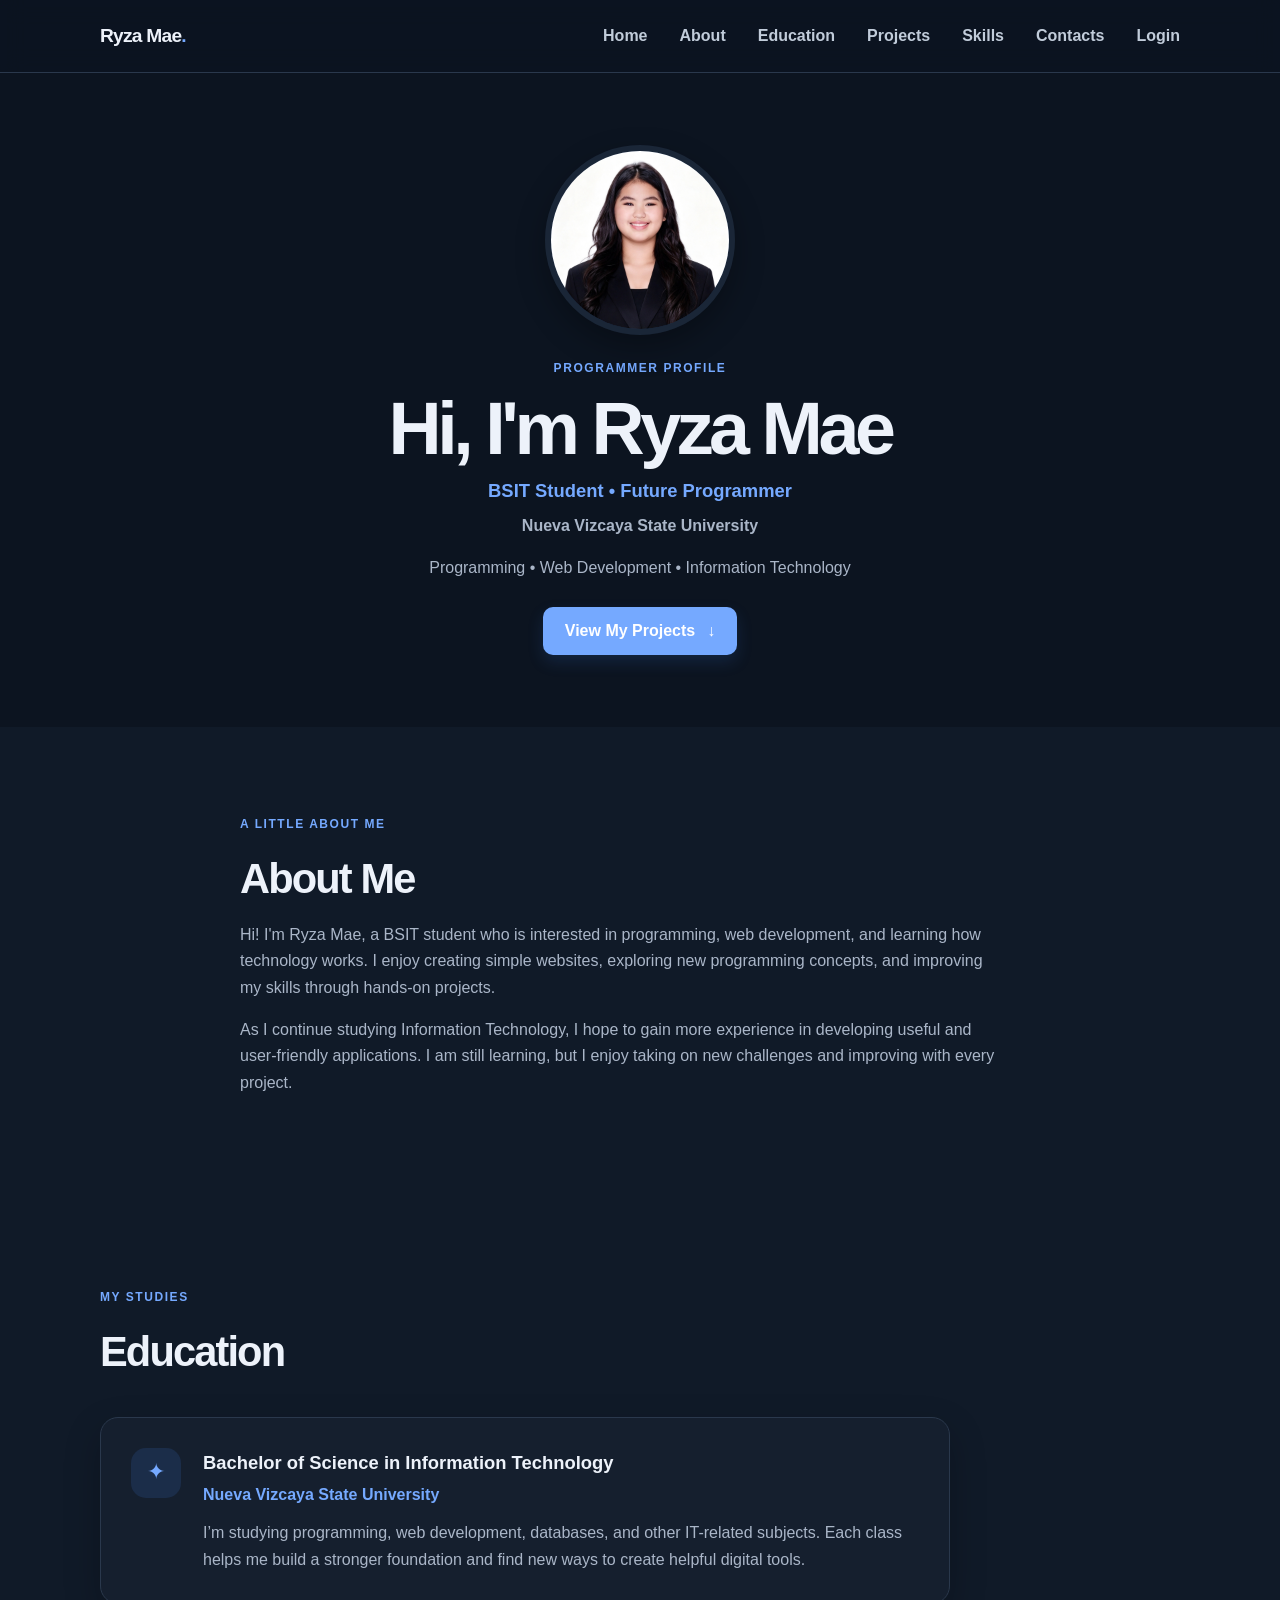
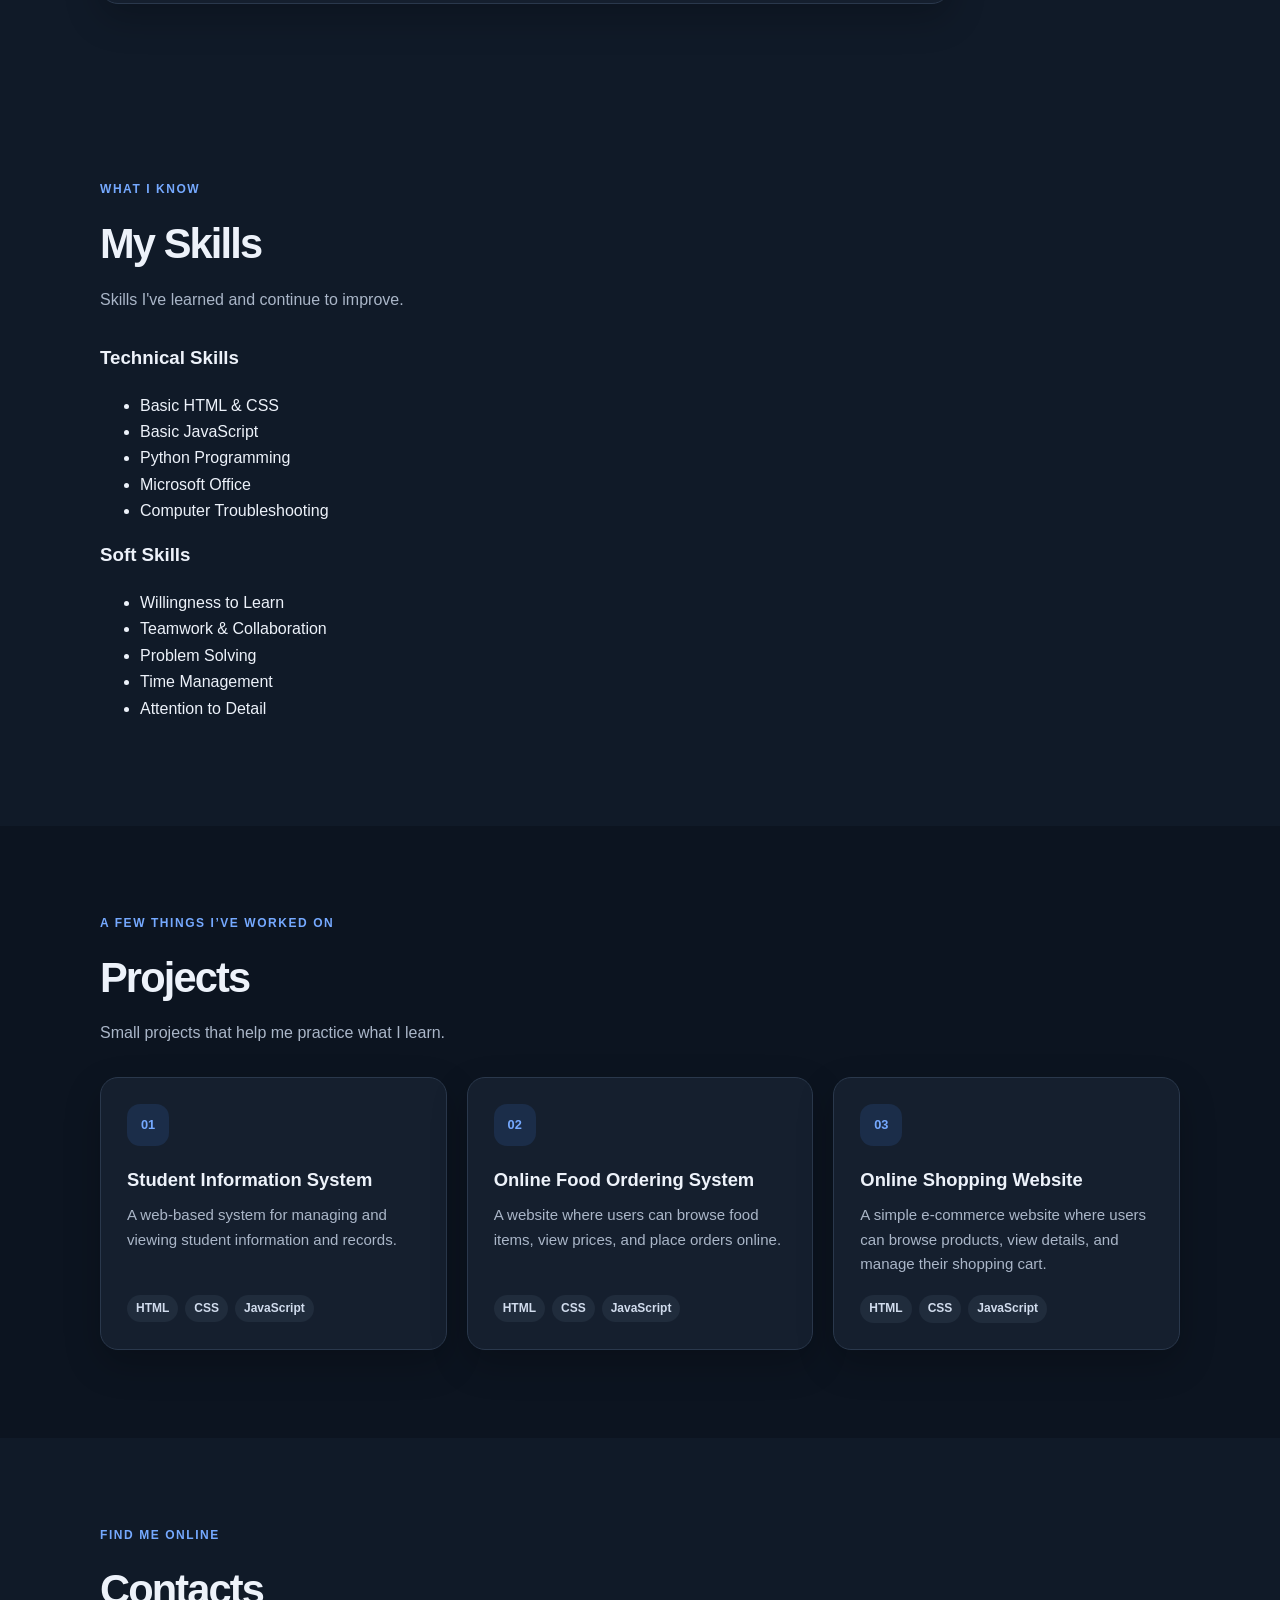
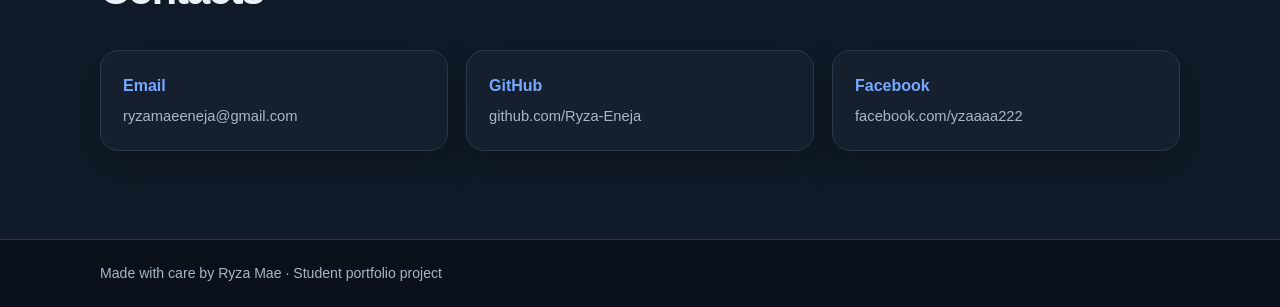
<file: index.html>
<!DOCTYPE html>
<html lang="en">
<head>
  <meta charset="UTF-8">
  <meta name="viewport" content="width=device-width, initial-scale=1.0">
  <meta name="description" content="Ryza Mae's student programmer profile and portfolio.">
  <title>Ryza Mae | Programmer Portfolio</title>
  <link rel="stylesheet" href="style.css">
  <script src="script.js" defer></script>
</head>
<body>
  <header class="site-header">
    <nav class="nav container" aria-label="Main navigation">
      <a class="brand" href="index.html">Ryza Mae<span>.</span></a>
      <button class="menu-toggle" type="button" aria-expanded="false" aria-controls="primary-menu" aria-label="Toggle navigation">☰</button>
      <ul class="nav-links" id="primary-menu">
        <li><a href="#home">Home</a></li>
        <li><a href="#about">About</a></li>
        <li><a href="#education">Education</a></li>
        <li><a href="#projects">Projects</a></li>
        <li><a href="#skills">Skills</a></li>
        <li><a href="#contacts">Contacts</a></li>
        <li><a href="login.html">Login</a></li>
      </ul>
    </nav>
  </header>

  <main>
    <section class="hero section container" id="home">
      <div class="profile-photo">
        <!-- Add your own photo at assets/profile.jpg when it is ready. -->
        <img id="profile-image" src="profile.jpg" alt="Portrait of Ryza Mae">
        <span class="profile-placeholder" aria-hidden="true">RM</span>
      </div>
      <div class="hero-copy">
        <p class="eyebrow">Programmer Profile</p>
        <h1>Hi, I'm Ryza Mae</h1>
        <p class="role">BSIT Student <span aria-hidden="true">•</span> Future Programmer</p>
        <p class="subtitle">Nueva Vizcaya State University</p>
        <p class="intro">Programming <span aria-hidden="true">•</span> Web Development <span aria-hidden="true">•</span> Information Technology</p>
        <a class="button" href="#projects">View My Projects <span aria-hidden="true">↓</span></a>
      </div>
    </section>

    <section class="section section-muted" id="about">
      <div class="container about-content">
        <p class="eyebrow">A little about me</p>
        <h2 class="section-title">About Me</h2>
        <p>Hi! I'm Ryza Mae, a BSIT student who is interested in programming, web development, and learning how technology works. I enjoy creating simple websites, exploring new programming concepts, and improving my skills through hands-on projects.</p>
        <p>As I continue studying Information Technology, I hope to gain more experience in developing useful and user-friendly applications. I am still learning, but I enjoy taking on new challenges and improving with every project.</p>
      </div>
    </section>

    <section class="section section-muted" id="education">
      <div class="container">
        <p class="eyebrow">My studies</p>
        <h2 class="section-title">Education</h2>
        <article class="education-card">
          <div class="education-icon" aria-hidden="true">✦</div>
          <div>
            <h3>Bachelor of Science in Information Technology</h3>
            <p class="school">Nueva Vizcaya State University</p>
            <p>I’m studying programming, web development, databases, and other IT-related subjects. Each class helps me build a stronger foundation and find new ways to create helpful digital tools.</p>
          </div>
        </article>
      </div>
    </section>
    
<section id="skills" class="section section-muted">
  <div class="container">
    <p class="eyebrow">What I Know</p>
    <h2 class="section-title">My Skills</h2>
    <p class="section-lead">Skills I've learned and continue to improve.</p>

    <h3>Technical Skills</h3>
    <ul>
      <li>Basic HTML &amp; CSS</li>
      <li>Basic JavaScript</li>
      <li>Python Programming</li>
      <li>Microsoft Office</li>
      <li>Computer Troubleshooting</li>
    </ul>

    <h3>Soft Skills</h3>
    <ul>
      <li>Willingness to Learn</li>
      <li>Teamwork &amp; Collaboration</li>
      <li>Problem Solving</li>
      <li>Time Management</li>
      <li>Attention to Detail</li>
    </ul>
  </div>
</section>
    
    <section class="section container" id="projects">
      <p class="eyebrow">A few things I’ve worked on</p>
      <h2 class="section-title">Projects</h2>
      <p class="section-lead">Small projects that help me practice what I learn.</p>
      <div class="project-grid">
        <article class="project-card">
          <div class="project-number">01</div>
          <h3>Student Information System</h3>
          <p>A web-based system for managing and viewing student information and records.</p>
          <div class="tags" aria-label="Technology stack"><span>HTML</span><span>CSS</span><span>JavaScript</span></div>
        </article>
        <article class="project-card">
          <div class="project-number">02</div>
          <h3>Online Food Ordering System</h3>
          <p>A website where users can browse food items, view prices, and place orders online.</p>
          <div class="tags" aria-label="Technology stack"><span>HTML</span><span>CSS</span><span>JavaScript</span></div>
        </article>
        <article class="project-card">
          <div class="project-number">03</div>
          <h3>Online Shopping Website</h3>
          <p>A simple e-commerce website where users can browse products, view details, and manage their shopping cart.</p>
          <div class="tags" aria-label="Technology stack"><span>HTML</span><span>CSS</span><span>JavaScript</span></div>
        </article>
      </div>
    </section>

    <section class="section section-muted" id="contacts">
    <div class="container">
      <p class="eyebrow">Find me online</p>
      <h2 class="section-title">Contacts</h2>
      <div class="contact-grid">
        <a class="contact-card" href="mailto:ryzamaeeneja@gmail.com">
          <span class="contact-label">Email</span>
          <span class="contact-value">ryzamaeeneja@gmail.com</span>
        </a>
        <a class="contact-card" href="https://github.com/Ryza-Eneja" target="_blank" rel="noopener noreferrer">
          <span class="contact-label">GitHub</span>
          <span class="contact-value">github.com/Ryza-Eneja</span>
        </a>
        <a class="contact-card" href="https://www.facebook.com/yzaaaa222" target="_blank" rel="noopener noreferrer">
          <span class="contact-label">Facebook</span>
          <span class="contact-value">facebook.com/yzaaaa222</span>
        </a>
      </div>
    </div>
    </section>
  </main>

  <footer class="site-footer"><div class="container"><p>Made with care by Ryza Mae <span aria-hidden="true">·</span> Student portfolio project</p></div></footer>
</body>
</html>
</file>
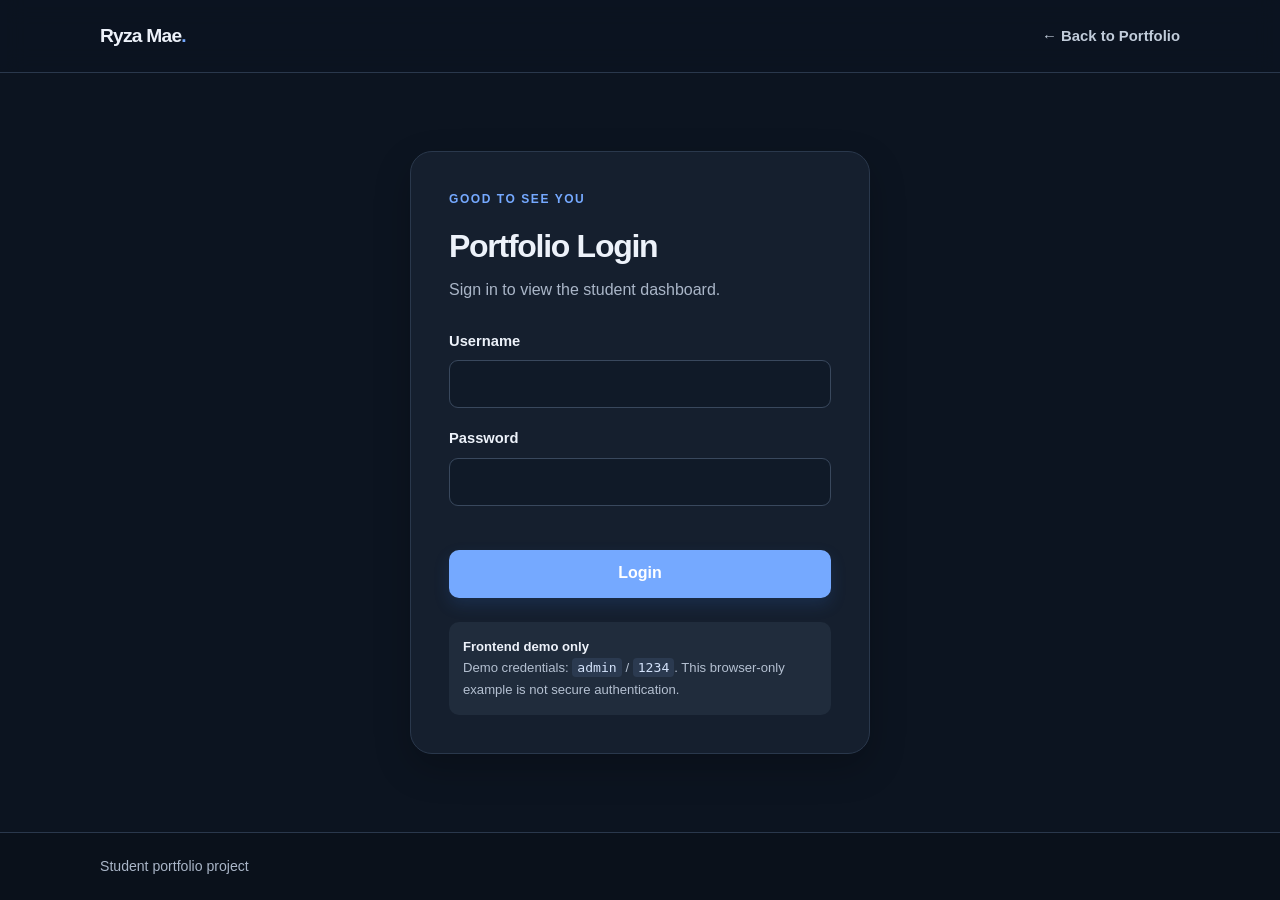
<file: dashboard.html>
<!DOCTYPE html>
<html lang="en">
<head>
  <meta charset="UTF-8">
  <meta name="viewport" content="width=device-width, initial-scale=1.0">
  <meta name="description" content="Ryza Mae's student programmer dashboard.">
  <title>Dashboard | Ryza Mae Portfolio</title>
  <link rel="stylesheet" href="style.css">
  <script src="script.js" defer></script>
</head>
<body data-page="dashboard">
  <header class="site-header">
    <nav class="nav container" aria-label="Dashboard navigation">
      <a class="brand" href="index.html">Ryza Mae<span>.</span></a>
      <div class="dashboard-nav"><span class="signed-in-label">Student dashboard</span><button class="button button-small" id="logout-button" type="button">Log out</button></div>
    </nav>
  </header>
  <main class="container dashboard-main">
    <section class="dashboard-welcome">
      <p class="eyebrow">Your portfolio at a glance</p>
      <h1 id="welcome-message">Welcome!</h1>
      <p>Here’s a quick summary of Ryza Mae’s programmer profile.</p>
    </section>
    <div class="dashboard-grid">
      <section class="summary-card">
        <p class="eyebrow">Profile</p><h2>Future Programmer</h2>
        <p>Ryza Mae is a Bachelor of Science in Information Technology student interested in programming and web development.</p>
      </section>
      <section class="summary-card">
        <p class="eyebrow">Education</p><h2>BS in Information Technology</h2>
        <p>Nueva Vizcaya State University</p>
      </section>
      <section class="summary-card">
        <p class="eyebrow">Projects</p><h2>3 portfolio projects</h2>
        <p>Student Information System, Personal Portfolio Website, and To-Do List Application.</p>
        <a class="text-link" href="index.html#projects">View projects →</a>
      </section>
    </div>
  </main>
  <footer class="site-footer"><div class="container"><p>Student portfolio project</p></div></footer>
</body>
</html>
</file>
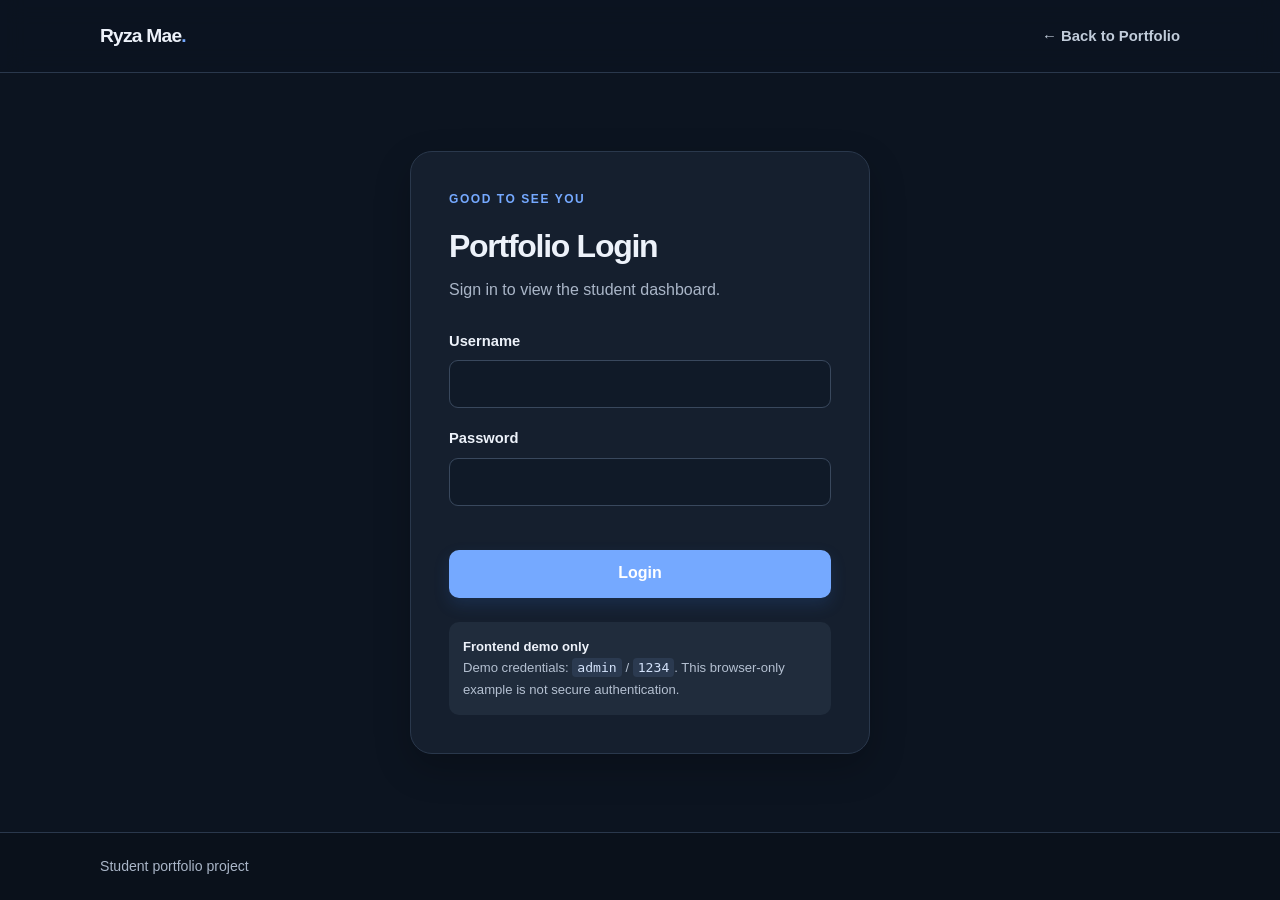
<file: login.html>
<!DOCTYPE html>
<html lang="en">
<head>
  <meta charset="UTF-8">
  <meta name="viewport" content="width=device-width, initial-scale=1.0">
  <meta name="description" content="Demo login for Ryza Mae's programmer portfolio dashboard.">
  <title>Login | Ryza Mae Portfolio</title>
  <link rel="stylesheet" href="style.css">
  <script src="script.js" defer></script>
</head>
<body class="auth-page">
  <header class="site-header"><nav class="nav container" aria-label="Main navigation"><a class="brand" href="index.html">Ryza Mae<span>.</span></a><a class="back-link" href="index.html">← Back to Portfolio</a></nav></header>
  <main class="auth-main container">
    <section class="auth-card" aria-labelledby="login-title">
      <p class="eyebrow">Good to see you</p>
      <h1 id="login-title">Portfolio Login</h1>
      <p class="auth-intro">Sign in to view the student dashboard.</p>
      <form id="login-form" novalidate>
        <label for="username">Username</label>
        <input id="username" name="username" type="text" autocomplete="username" required>
        <label for="password">Password</label>
        <input id="password" name="password" type="password" autocomplete="current-password" required>
        <p id="login-message" class="form-message" role="alert" aria-live="polite"></p>
        <button class="button button-full" type="submit">Login</button>
      </form>
      <aside class="demo-note"><strong>Frontend demo only</strong><br>Demo credentials: <code>admin</code> / <code>1234</code>. This browser-only example is not secure authentication.</aside>
    </section>
  </main>
  <footer class="site-footer"><div class="container"><p>Student portfolio project</p></div></footer>
</body>
</html>
</file>
<file: style.css>
/* Shared colors, spacing, and type choices keep the pages consistent. */
:root {
  --blue: #75a9ff;
  --blue-dark: #4e88e7;
  --blue-soft: #1b2d49;
  --ink: #edf2fa;
  --muted: #aab6c8;
  --line: #2a384c;
  --surface: #151f2e;
  --background: #0c1420;
  --radius: 18px;
  --shadow: 0 14px 36px rgba(0, 0, 0, .22);
}
* { box-sizing: border-box; }
html { scroll-behavior: smooth; scroll-padding-top: 88px; }
body { margin: 0; color: var(--ink); background: var(--background); font-family: "Segoe UI", Arial, sans-serif; font-size: 16px; line-height: 1.65; }
a { color: inherit; }
.container { width: min(1080px, calc(100% - 40px)); margin-inline: auto; }
.site-header { position: sticky; top: 0; z-index: 5; background: rgba(12,20,32,.94); border-bottom: 1px solid var(--line); backdrop-filter: blur(12px); }
.nav { min-height: 72px; display: flex; align-items: center; justify-content: space-between; gap: 24px; }
.brand { color: var(--ink); text-decoration: none; font-weight: 750; font-size: 1.2rem; letter-spacing: -.04em; }
.brand span { color: var(--blue); }
.nav-links { display: flex; align-items: center; gap: 32px; list-style: none; padding: 0; margin: 0; }
.nav-links a, .back-link { color: #c1ccda; text-decoration: none; font-weight: 550; transition: color .2s ease; }
.nav-links a:hover, .back-link:hover, .text-link:hover { color: var(--blue); }
.menu-toggle { display: none; color: var(--blue); background: transparent; border: 0; font-size: 1.5rem; cursor: pointer; }
.section { padding-block: 88px; }
.hero { min-height: 610px; display: flex; flex-direction: column; align-items: center; justify-content: center; gap: 24px; padding-block: 72px; text-align: center; }
.profile-photo { position: relative; display: grid; place-items: center; width: 190px; aspect-ratio: 1; overflow: hidden; border: 6px solid #1a2637; border-radius: 50%; color: var(--blue); background: linear-gradient(145deg, #1b2d49, #243c5f); box-shadow: 0 12px 30px rgba(0, 0, 0, .3); }
.profile-photo img { position: absolute; inset: 0; width: 100%; height: 100%; object-fit: cover; }
.profile-placeholder { font-size: 2.6rem; font-weight: 750; letter-spacing: -.05em; }
.hero-copy { max-width: 700px; }
.eyebrow { color: var(--blue); text-transform: uppercase; letter-spacing: .13em; font-size: .75rem; font-weight: 750; margin: 0 0 10px; }
h1, h2, h3, p { margin-top: 0; }
.hero h1 { font-size: clamp(3rem, 6vw, 4.6rem); line-height: 1.08; letter-spacing: -.06em; margin-bottom: 8px; }
.role { color: var(--blue); font-size: 1.15rem; font-weight: 650; margin-bottom: 20px; }
.subtitle { color: var(--muted); font-size: 1rem; font-weight: 600; margin: -14px 0 16px; }
.intro { max-width: 600px; color: var(--muted); margin: 0 auto 26px; }
.button { display: inline-flex; align-items: center; justify-content: center; gap: 12px; min-height: 48px; padding: 0 22px; border: 0; border-radius: 10px; color: #fff; background: var(--blue); text-decoration: none; font: inherit; font-weight: 650; cursor: pointer; box-shadow: 0 7px 16px rgba(49,105,198,.19); transition: background .2s ease, transform .2s ease, box-shadow .2s ease; }
.button:hover { background: var(--blue-dark); transform: translateY(-2px); box-shadow: 0 10px 20px rgba(49,105,198,.24); }
.button-small { min-height: 40px; padding-inline: 16px; font-size: .9rem; }
.section-muted { background: #101a28; }
.section-title { margin-bottom: 8px; font-size: clamp(2rem, 4vw, 2.6rem); letter-spacing: -.045em; }
.about-content { max-width: 800px; }
.about-content > p:not(.eyebrow) { max-width: 760px; color: var(--muted); }
.education-card { display: grid; grid-template-columns: auto 1fr; gap: 22px; max-width: 850px; padding: 30px; margin-top: 30px; border: 1px solid var(--line); border-radius: var(--radius); background: var(--surface); box-shadow: var(--shadow); }
.education-icon { display: grid; place-items: center; width: 50px; height: 50px; border-radius: 15px; color: var(--blue); background: var(--blue-soft); font-size: 1.4rem; }
.education-card h3 { margin-bottom: 4px; font-size: 1.15rem; }
.education-card p { color: var(--muted); margin-bottom: 0; }
.education-card .school { color: var(--blue); font-weight: 600; margin-bottom: 12px; }
.section-lead { color: var(--muted); margin-bottom: 30px; }
.project-grid { display: grid; grid-template-columns: repeat(3, 1fr); gap: 20px; }
.project-card { min-height: 270px; padding: 26px; border: 1px solid var(--line); border-radius: var(--radius); background: var(--surface); box-shadow: var(--shadow); transition: transform .2s ease, box-shadow .2s ease; }
.project-card:hover { transform: translateY(-4px); box-shadow: 0 16px 36px rgba(34,67,112,.12); }
.project-number { display: grid; place-items: center; width: 42px; height: 42px; margin-bottom: 22px; border-radius: 13px; color: var(--blue); background: var(--blue-soft); font-size: .8rem; font-weight: 750; }
.project-card h3 { font-size: 1.15rem; line-height: 1.35; margin-bottom: 10px; }
.project-card p { color: var(--muted); font-size: .94rem; min-height: 74px; margin-bottom: 18px; }
.tags { display: flex; flex-wrap: wrap; gap: 7px; }
.tags span { padding: 4px 9px; border-radius: 999px; color: #d1dced; background: #202c3c; font-size: .75rem; font-weight: 600; }
.contact-grid { display: grid; grid-template-columns: repeat(3, 1fr); gap: 18px; margin-top: 26px; }
.contact-card { display: flex; flex-direction: column; gap: 4px; min-width: 0; padding: 22px; border: 1px solid var(--line); border-radius: var(--radius); color: inherit; background: var(--surface); box-shadow: var(--shadow); text-decoration: none; transition: transform .2s ease, border-color .2s ease, box-shadow .2s ease; }
.contact-card:hover { transform: translateY(-3px); border-color: #49658c; box-shadow: 0 16px 36px rgba(0,0,0,.28); }
.contact-label { color: var(--blue); font-weight: 700; }
.contact-value { overflow-wrap: anywhere; color: var(--muted); font-size: .92rem; }
.site-footer { padding-block: 22px; border-top: 1px solid var(--line); color: var(--muted); background: #0a111b; font-size: .88rem; }
.site-footer p { margin: 0; }
.auth-page { min-height: 100vh; display: flex; flex-direction: column; }
.auth-main { display: grid; flex: 1; place-items: center; padding-block: 48px; }
.back-link { font-size: .93rem; }
.auth-card { width: min(460px, 100%); padding: 38px; border: 1px solid var(--line); border-radius: 22px; background: var(--surface); box-shadow: var(--shadow); }
.auth-card h1 { font-size: 2rem; letter-spacing: -.04em; margin-bottom: 4px; }
.auth-intro { color: var(--muted); margin-bottom: 26px; }
.auth-card form { display: grid; }
.auth-card label { margin: 0 0 7px; font-size: .92rem; font-weight: 650; }
.auth-card input { width: 100%; height: 48px; padding: 0 13px; margin-bottom: 18px; border: 1px solid #39485d; border-radius: 9px; color: var(--ink); background: #101a28; font: inherit; outline: none; }
.auth-card input:focus { border-color: var(--blue); box-shadow: 0 0 0 3px rgba(49,105,198,.13); }
.button-full { width: 100%; }
.form-message { min-height: 24px; margin: -8px 0 10px; color: #ff8995; font-size: .9rem; }
.demo-note { padding: 14px; margin-top: 24px; border-radius: 10px; color: #b4c0d1; background: #202c3c; font-size: .82rem; }
.demo-note strong { color: var(--ink); }
code { padding: 2px 5px; border-radius: 4px; color: #d4e3fb; background: #2b3a50; }
.dashboard-nav { display: flex; align-items: center; gap: 18px; }
.signed-in-label { color: var(--muted); font-size: .9rem; }
.dashboard-main { min-height: calc(100vh - 145px); padding-block: 64px 90px; }
.dashboard-welcome { margin-bottom: 32px; }
.dashboard-welcome h1 { font-size: clamp(2.2rem, 5vw, 3.2rem); letter-spacing: -.05em; margin-bottom: 6px; }
.dashboard-welcome > p:last-child { color: var(--muted); }
.dashboard-grid { display: grid; grid-template-columns: repeat(3, 1fr); gap: 20px; }
.summary-card { min-height: 220px; padding: 26px; border: 1px solid var(--line); border-radius: var(--radius); background: var(--surface); box-shadow: var(--shadow); }
.summary-card h2 { font-size: 1.2rem; line-height: 1.4; }
.summary-card > p:not(.eyebrow) { color: var(--muted); font-size: .94rem; }
.text-link { display: inline-block; color: var(--blue); font-weight: 650; text-decoration: none; }
@media (max-width: 800px) {
  .project-grid, .dashboard-grid, .contact-grid { grid-template-columns: 1fr 1fr; }
}
@media (max-width: 620px) {
  .container { width: min(100% - 32px, 520px); }
  .nav { min-height: 64px; flex-wrap: wrap; }
  .menu-toggle { display: block; margin-left: auto; }
  .nav-links { display: none; width: 100%; padding: 0 0 16px; gap: 0; flex-direction: column; align-items: stretch; }
  .nav-links.is-open { display: flex; }
  .nav-links a { display: block; padding: 9px 0; }
  .hero { gap: 22px; padding-block: 58px; }
  .profile-photo { width: 158px; border-width: 5px; }
  .section { padding-block: 64px; }
  .project-grid, .dashboard-grid, .contact-grid { grid-template-columns: 1fr; }
  .project-card { min-height: 0; }
  .project-card p { min-height: 0; }
  .education-card { grid-template-columns: 1fr; padding: 24px; }
  .auth-card { padding: 28px 22px; }
  .dashboard-main { padding-block: 48px 68px; }
  .signed-in-label { display: none; }
}
@media (prefers-reduced-motion: reduce) {
  *, *::before, *::after { scroll-behavior: auto !important; transition-duration: .01ms !important; }
}
</file>
